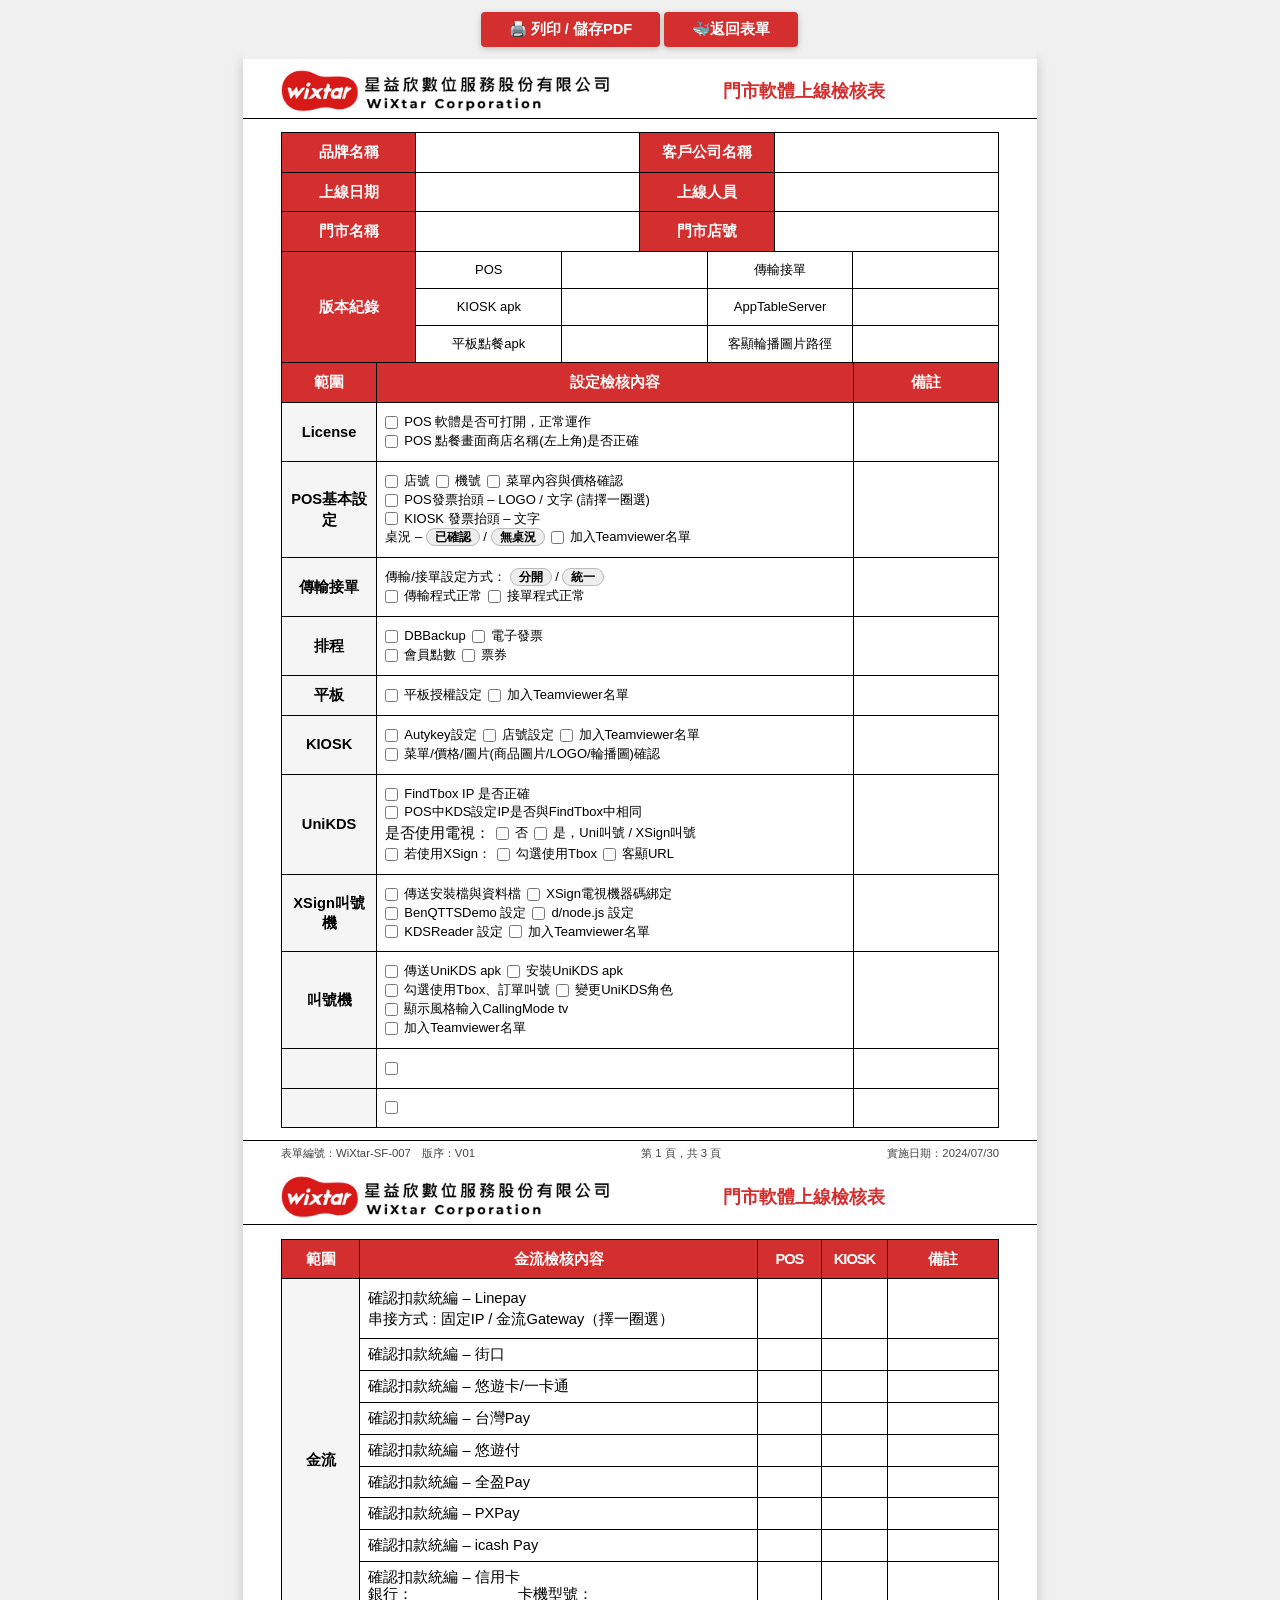
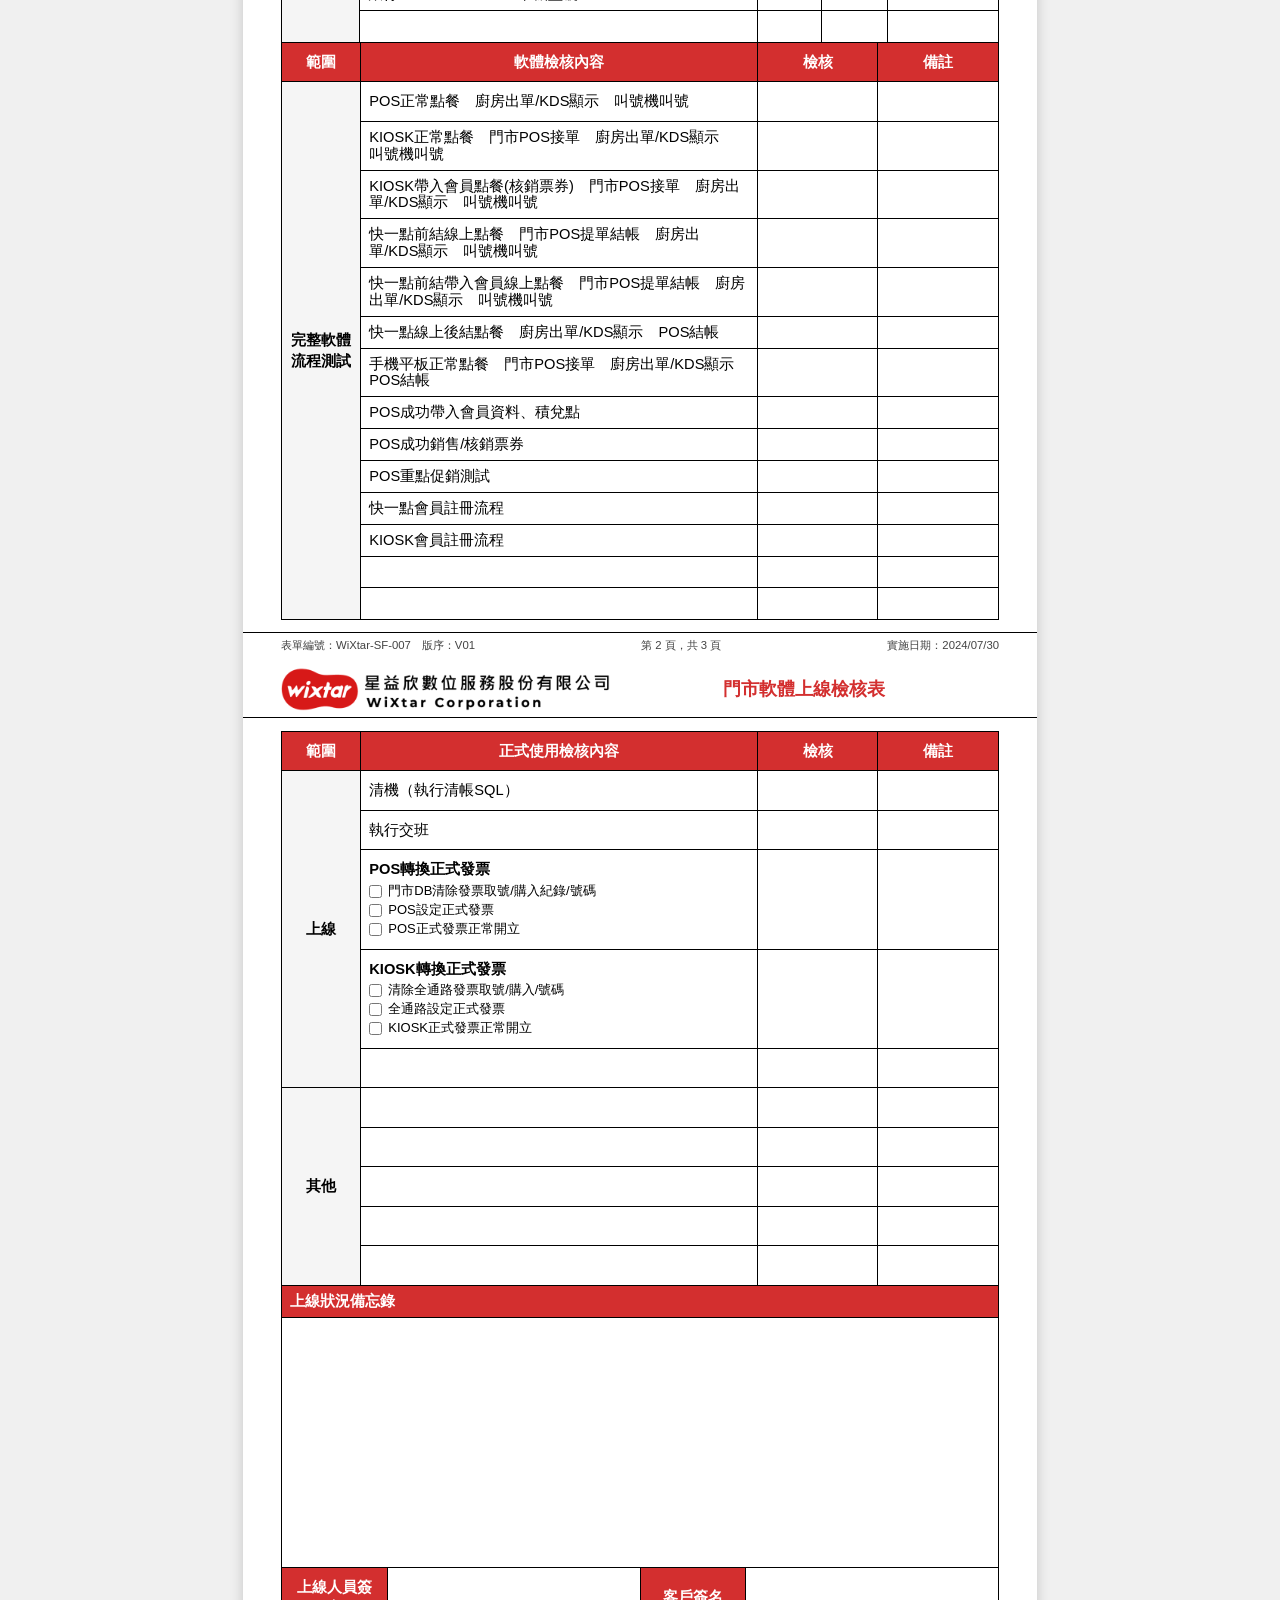
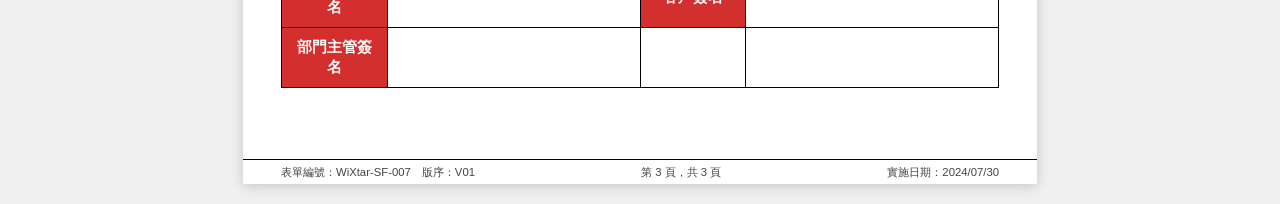
<file: index.html>
<!DOCTYPE html>
<html lang="zh-TW">
<head>
  <meta charset="UTF-8" />
  <meta name="viewport" content="width=device-width, initial-scale=1.0" />
  <title>門市軟體上線檢核表</title>
  <link rel="stylesheet" href="app.css" />
</head>
<body>

<div class="btn-bar">
  <button class="btn btn-print" onclick="window.print()">🖨️ 列印 / 儲存PDF</button>
  <button class="btn btn-forms">🐳返回表單</button>
</div>

<div class="Checklist">

  <!-- ════════════════════════════════
       第一頁：基本資訊 + 版本紀錄 + 設定檢核
       ════════════════════════════════ -->
  <table class="print-container">
    <thead>
      <tr><td>
        <div class="title">
          <img src="./圖片1.png" class="title-icon" />
          <h1>門市軟體上線檢核表</h1>
        </div>
      </td></tr>
    </thead>
    <tfoot>
      <tr><td>
        <footer class="form-footer">
          <div class="footer-left">表單編號：WiXtar-SF-007　版序：V01</div>
          <div class="footer-center">第 1 頁，共 3 頁</div>
          <div class="footer-right">實施日期：2024/07/30</div>
        </footer>
      </td></tr>
    </tfoot>
    <tbody>
      <tr><td>
        <div class="Checklist-table">

          <!-- 基本資訊 -->
          <table>
            <tr>
              <td class="label-cell">品牌名稱</td>
              <td class="content-cell" id="BrandName"></td>
              <td class="label-cell">客戶公司名稱</td>
              <td class="content-cell" id="CompanyName"></td>
            </tr>
            <tr>
              <td class="label-cell">上線日期</td>
              <td class="content-cell" id="date"></td>
              <td class="label-cell">上線人員</td>
              <td class="content-cell" id="personnel"></td>
            </tr>
            <tr>
              <td class="label-cell">門市名稱</td>
              <td class="content-cell" id="StoreName"></td>
              <td class="label-cell">門市店號</td>
              <td class="content-cell" id="StoreNumber"></td>
            </tr>
          </table>

          <!-- 版本紀錄 -->
          <table class="table-v">
            <tr>
              <td class="label" rowspan="3">版本紀錄</td>
              <td class="content-name">POS</td>
              <td class="content-val" id="POSVersion"></td>
              <td class="content-name">傳輸接單</td>
              <td class="content-val" id="TransferSweborderVersion"></td>
            </tr>
            <tr>
              <td class="content-name">KIOSK apk</td>
              <td class="content-val" id="KIOSKVersion"></td>
              <td class="content-name">AppTableServer</td>
              <td class="content-val" id="ApptableVersion"></td>
            </tr>
            <tr>
              <td class="content-name">平板點餐apk</td>
              <td class="content-val" id="orderingApkVersion"></td>
              <td class="content-name">客顯輪播圖片路徑</td>
              <td class="content-val" id="customerDisplayPath"></td>
            </tr>
          </table>

          <!-- 設定檢核 -->
          <table class="item-table">
            <tr class="header-row">
              <td class="scope">範圍</td>
              <td class="detail">設定檢核內容</td>
              <td class="label-cell2">備註</td>
            </tr>
            <tr>
              <td class="POS-header">License</td>
              <td class="POS-content">
                <div class="checkbox-item"><input type="checkbox" id="check1" /><label for="check1">POS 軟體是否可打開，正常運作</label></div>
                <div class="checkbox-item"><input type="checkbox" id="check2" /><label for="check2">POS 點餐畫面商店名稱(左上角)是否正確</label></div>
              </td>
              <td class="empty-cell" contenteditable = "true"></td>
            </tr>
            <tr>
              <td class="POS-header">POS基本設定</td>
              <td class="POS-content">
                <div class="checkbox-item">
                  <input type="checkbox" id="check3" /><label for="check3">店號</label>
                  <input type="checkbox" id="check4" /><label for="check4">機號</label>
                  <input type="checkbox" id="check5" /><label for="check5">菜單內容與價格確認</label>
                </div>
                <div class="checkbox-item"><input type="checkbox" id="check6" /><label for="check6">POS發票抬頭 – LOGO / 文字 (請擇一圈選)</label></div>
                <div class="checkbox-item"><input type="checkbox" id="check7" /><label for="check7">KIOSK 發票抬頭 – 文字</label></div>
                <div class="checkbox-item">
                  <input type="checkbox" id="check8" />
                  <label for="check8">桌況 –
                    <span id="labelConfirmed" class="status-pill">已確認</span> /
                    <span id="labelNoTable" class="status-pill">無桌況</span>
                  </label>
                  <input type="checkbox" id="check9" /><label for="check9">加入Teamviewer名單</label>
                </div>
              </td>
              <td class="empty-cell" contenteditable = "true"></td>
            </tr>
            <tr>
              <td class="POS-header">傳輸接單</td>
              <td class="POS-content">
                <div class="checkbox-item">
                  <input type="checkbox" id="check10" />
                  <label for="check10">傳輸/接單設定方式：
                    <span id="Separate" class="status-pill">分開</span> /
                    <span id="Together" class="status-pill">統一</span>
                  </label>
                </div>
                <div class="checkbox-item">
                  <input type="checkbox" id="check12" /><label for="check12">傳輸程式正常</label>
                  <input type="checkbox" id="check13" /><label for="check13">接單程式正常</label>
                </div>
              </td>
              <td class="empty-cell" contenteditable = "true"></td>
            </tr>
            <tr>
              <td class="POS-header">排程</td>
              <td class="POS-content">
                <div class="checkbox-item">
                  <input type="checkbox" id="check14" /><label for="check14">DBBackup</label>
                  <input type="checkbox" id="check15" /><label for="check15">電子發票</label>
                </div>
                <div class="checkbox-item">
                  <input type="checkbox" id="check16" /><label for="check16">會員點數</label>
                  <input type="checkbox" id="check17" /><label for="check17">票券</label>
                </div>
              </td>
              <td class="empty-cell" contenteditable = "true"></td>
            </tr>
            <tr>
              <td class="POS-header">平板</td>
              <td class="POS-content">
                <div class="checkbox-item">
                  <input type="checkbox" id="check18" /><label for="check18">平板授權設定</label>
                  <input type="checkbox" id="check19" /><label for="check19">加入Teamviewer名單</label>
                </div>
              </td>
              <td class="empty-cell" contenteditable = "true"></td>
            </tr>
            <tr>
              <td class="POS-header">KIOSK</td>
              <td class="POS-content">
                <div class="checkbox-item">
                  <input type="checkbox" id="check20" /><label for="check20">Autykey設定</label>
                  <input type="checkbox" id="check21" /><label for="check21">店號設定</label>
                  <input type="checkbox" id="check22" /><label for="check22">加入Teamviewer名單</label>
                </div>
                <div class="checkbox-item"><input type="checkbox" id="check23" /><label for="check23">菜單/價格/圖片(商品圖片/LOGO/輪播圖)確認</label></div>
              </td>
              <td class="empty-cell" contenteditable = "true"></td>
            </tr>
            <tr>
              <td class="POS-header">UniKDS</td>
              <td class="POS-content">
                <div class="checkbox-item"><input type="checkbox" id="check24" /><label for="check24">FindTbox IP 是否正確</label></div>
                <div class="checkbox-item"><input type="checkbox" id="check25" /><label for="check25">POS中KDS設定IP是否與FindTbox中相同</label></div>
                <div class="checkbox-item">
                  是否使用電視：
                  <input type="checkbox" id="check26" /><label for="check26">否</label>
                  <input type="checkbox" id="check27" /><label for="check27">是，Uni叫號 / XSign叫號</label>
                </div>
                <div class="checkbox-item">
                  <input type="checkbox" id="check28" /><label for="check28">若使用XSign：</label>
                  <input type="checkbox" id="check29" /><label for="check29">勾選使用Tbox</label>
                  <input type="checkbox" id="check30" /><label for="check30">客顯URL</label>
                </div>
              </td>
              <td class="empty-cell" contenteditable = "true"></td>
            </tr>
            <tr>
              <td class="POS-header">XSign叫號機</td>
              <td class="POS-content">
                <div class="checkbox-item">
                  <input type="checkbox" id="check31" /><label for="check31">傳送安裝檔與資料檔</label>
                  <input type="checkbox" id="check32" /><label for="check32">XSign電視機器碼綁定</label>
                </div>
                <div class="checkbox-item">
                  <input type="checkbox" id="check33" /><label for="check33">BenQTTSDemo 設定</label>
                  <input type="checkbox" id="check34" /><label for="check34">d/node.js 設定</label>
                </div>
                <div class="checkbox-item">
                  <input type="checkbox" id="check35" /><label for="check35">KDSReader 設定</label>
                  <input type="checkbox" id="check36" /><label for="check36">加入Teamviewer名單</label>
                </div>
              </td>
              <td class="empty-cell" contenteditable = "true"></td>
            </tr>
            <tr>
              <td class="POS-header">叫號機</td>
              <td class="POS-content">
                <div class="checkbox-item">
                  <input type="checkbox" id="check37" /><label for="check37">傳送UniKDS apk</label>
                  <input type="checkbox" id="check38" /><label for="check38">安裝UniKDS apk</label>
                </div>
                <div class="checkbox-item">
                  <input type="checkbox" id="check39" /><label for="check39">勾選使用Tbox、訂單叫號</label>
                  <input type="checkbox" id="check40" /><label for="check40">變更UniKDS角色</label>
                </div>
                <div class="checkbox-item"><input type="checkbox" id="check41" /><label for="check41">顯示風格輸入CallingMode tv</label></div>
                <div class="checkbox-item"><input type="checkbox" id="check42" /><label for="check42">加入Teamviewer名單</label></div>
              </td>
              <td class="empty-cell" contenteditable = "true"></td>
            </tr>
            <tr>
              <td class="POS-header"></td>
              <td class="POS-content"><div class="checkbox-item"><input type="checkbox" id="check43"  /><label for="check43"></label></div></td>
              <td class="empty-cell" contenteditable = "true"></td>
            </tr>
            <tr>
              <td class="POS-header"></td>
              <td class="POS-content"><div class="checkbox-item"><input type="checkbox" id="check44" /><label for="check44"></label></div></td>
              <td class="empty-cell" contenteditable = "true"></td>
            </tr>
          </table>

        </div>
      </td></tr>
    </tbody>
  </table>


  <!-- ════════════════════════════════
       第二頁：金流檢核 + 軟體流程測試
       ════════════════════════════════ -->
  <table class="print-container page-break-before">
    <thead>
      <tr><td>
        <div class="title">
          <img src="./圖片1.png" class="title-icon" />
          <h1>門市軟體上線檢核表</h1>
        </div>
      </td></tr>
    </thead>
    <tfoot>
      <tr><td>
        <footer class="form-footer">
          <div class="footer-left">表單編號：WiXtar-SF-007　版序：V01</div>
          <div class="footer-center">第 2 頁，共 3 頁</div>
          <div class="footer-right">實施日期：2024/07/30</div>
        </footer>
      </td></tr>
    </tfoot>
    <tbody>
      <tr><td>
        <div class="Checklist-table">

          <!-- 金流檢核 -->
          <table>
            <tr class="header-row">
              <td class="scope-1">範圍</td>
              <td class="detail-1">金流檢核內容</td>
              <td class="label-cell3">POS</td>
              <td class="label-cell3">KIOSK</td>
              <td class="label-cell">備註</td>
            </tr>
            <tr>
              <td class="POS-header" rowspan="10">金流</td>
              <td class="payment-table">
                <div>確認扣款統編 – Linepay</div>
                <div>串接方式 : 固定IP / 金流Gateway（擇一圈選）</div>
              </td>
              <td class="col-check"></td><td class="col-check"></td><td class="empty-cell"></td>
            </tr>
            <tr class="payment-table"><td class="payment-table">確認扣款統編 – 街口</td><td class="col-check"></td><td class="col-check"></td><td class="empty-cell"></td></tr>
            <tr class="payment-table"><td class="payment-table">確認扣款統編 – 悠遊卡/一卡通</td><td class="col-check"></td><td class="col-check"></td><td class="empty-cell"></td></tr>
            <tr class="payment-table"><td class="payment-table">確認扣款統編 – 台灣Pay</td><td class="col-check"></td><td class="col-check"></td><td class="empty-cell"></td></tr>
            <tr class="payment-table"><td class="payment-table">確認扣款統編 – 悠遊付</td><td class="col-check"></td><td class="col-check"></td><td class="empty-cell"></td></tr>
            <tr class="payment-table"><td class="payment-table">確認扣款統編 – 全盈Pay</td><td class="col-check"></td><td class="col-check"></td><td class="empty-cell"></td></tr>
            <tr class="payment-table"><td class="payment-table">確認扣款統編 – PXPay</td><td class="col-check"></td><td class="col-check"></td><td class="empty-cell"></td></tr>
            <tr class="payment-table"><td class="payment-table">確認扣款統編 – icash Pay</td><td class="col-check"></td><td class="col-check"></td><td class="empty-cell"></td></tr>
            <tr class="payment-table">
              <td class="payment-table">
                <div>確認扣款統編 – 信用卡</div>
                <div>銀行：　　　　　　　卡機型號：</div>
              </td>
              <td class="col-check"></td><td class="col-check"></td><td class="empty-cell"></td>
            </tr>
            <tr class="payment-table"><td class="payment-table">&nbsp;</td><td class="col-check"></td><td class="col-check"></td><td class="empty-cell"></td></tr>
          </table>

          <!-- 軟體流程測試 -->
          <table>
            <tr class="header-row">
              <td class="scope">範圍</td>
              <td class="detail">軟體檢核內容</td>
              <td class="label-cell2">檢核</td>
              <td class="label-cell2">備註</td>
            </tr>
            <tr>
              <td class="POS-header" rowspan="14">完整軟體<br>流程測試</td>
              <td class="payment-table">POS正常點餐　廚房出單/KDS顯示　叫號機叫號</td>
              <td class="col-check-wide"></td><td class="empty-cell"></td>
            </tr>
            <tr class="payment-table"><td class="POS-content">KIOSK正常點餐　門市POS接單　廚房出單/KDS顯示　叫號機叫號</td><td class="col-check-wide"></td><td class="empty-cell"></td></tr>
            <tr class="payment-table"><td class="POS-content">KIOSK帶入會員點餐(核銷票券)　門市POS接單　廚房出單/KDS顯示　叫號機叫號</td><td class="col-check-wide"></td><td class="empty-cell"></td></tr>
            <tr class="payment-table"><td class="POS-content">快一點前結線上點餐　門市POS提單結帳　廚房出單/KDS顯示　叫號機叫號</td><td class="col-check-wide"></td><td class="empty-cell"></td></tr>
            <tr class="payment-table"><td class="POS-content">快一點前結帶入會員線上點餐　門市POS提單結帳　廚房出單/KDS顯示　叫號機叫號</td><td class="col-check-wide"></td><td class="empty-cell"></td></tr>
            <tr class="payment-table"><td class="POS-content">快一點線上後結點餐　廚房出單/KDS顯示　POS結帳</td><td class="col-check-wide"></td><td class="empty-cell"></td></tr>
            <tr class="payment-table"><td class="POS-content">手機平板正常點餐　門市POS接單　廚房出單/KDS顯示　POS結帳</td><td class="col-check-wide"></td><td class="empty-cell"></td></tr>
            <tr class="payment-table"><td class="POS-content">POS成功帶入會員資料、積兌點</td><td class="col-check-wide"></td><td class="empty-cell"></td></tr>
            <tr class="payment-table"><td class="POS-content">POS成功銷售/核銷票券</td><td class="col-check-wide"></td><td class="empty-cell"></td></tr>
            <tr class="payment-table"><td class="POS-content">POS重點促銷測試</td><td class="col-check-wide"></td><td class="empty-cell"></td></tr>
            <tr class="payment-table"><td class="POS-content">快一點會員註冊流程</td><td class="col-check-wide"></td><td class="empty-cell"></td></tr>
            <tr class="payment-table"><td class="POS-content">KIOSK會員註冊流程</td><td class="col-check-wide"></td><td class="empty-cell"></td></tr>
            <tr class="payment-table"><td class="POS-content">&nbsp;</td><td class="col-check-wide"></td><td class="empty-cell"></td></tr>
            <tr class="payment-table"><td class="POS-content">&nbsp;</td><td class="col-check-wide"></td><td class="empty-cell"></td></tr>
          </table>

        </div>
      </td></tr>
    </tbody>
  </table>


  <!-- ════════════════════════════════
       第三頁：正式使用檢核 + 備忘錄 + 簽名
       ════════════════════════════════ -->
  <table class="print-container page-break-before">
    <thead>
      <tr><td>
        <div class="title">
          <img src="./圖片1.png" class="title-icon" />
          <h1>門市軟體上線檢核表</h1>
        </div>
      </td></tr>
    </thead>
    <tfoot>
      <tr><td>
        <footer class="form-footer">
          <div class="footer-left">表單編號：WiXtar-SF-007　版序：V01</div>
          <div class="footer-center">第 3 頁，共 3 頁</div>
          <div class="footer-right">實施日期：2024/07/30</div>
        </footer>
      </td></tr>
    </tfoot>
    <tbody>
      <tr><td>
        <div class="Checklist-table">

          <!-- 正式使用檢核 -->
          <table>
            <tr class="header-row">
              <td class="scope">範圍</td>
              <td class="detail">正式使用檢核內容</td>
              <td class="label-cell2">檢核</td>
              <td class="label-cell2">備註</td>
            </tr>
            <tr>
              <td class="POS-header" rowspan="5">上線</td>
              <td class="POS-content">清機（執行清帳SQL）</td>
              <td class="col-check-wide"></td><td class="empty-cell"></td>
            </tr>
            <tr>
              <td class="POS-content">執行交班</td>
              <td class="col-check-wide"></td><td class="empty-cell"></td>
            </tr>
            <tr>
              <td class="POS-content">
                <div style="font-weight:bold;margin-bottom:3px;">POS轉換正式發票</div>
                <div class="checkbox-item"><input type="checkbox" id="check45" /><label for="check45">門市DB清除發票取號/購入紀錄/號碼</label></div>
                <div class="checkbox-item"><input type="checkbox" id="check46" /><label for="check46">POS設定正式發票</label></div>
                <div class="checkbox-item"><input type="checkbox" id="check47" /><label for="check47">POS正式發票正常開立</label></div>
              </td>
              <td class="col-check-wide"></td><td class="empty-cell"></td>
            </tr>
            <tr>
              <td class="POS-content">
                <div style="font-weight:bold;margin-bottom:3px;">KIOSK轉換正式發票</div>
                <div class="checkbox-item"><input type="checkbox" id="check48" /><label for="check48">清除全通路發票取號/購入/號碼</label></div>
                <div class="checkbox-item"><input type="checkbox" id="check49" /><label for="check49">全通路設定正式發票</label></div>
                <div class="checkbox-item"><input type="checkbox" id="check50" /><label for="check50">KIOSK正式發票正常開立</label></div>
              </td>
              <td class="col-check-wide"></td><td class="empty-cell"></td>
            </tr>
            <tr><td class="POS-content">&nbsp;</td><td class="col-check-wide"></td><td class="empty-cell"></td></tr>
            <tr>
              <td class="POS-header" rowspan="5">其他</td>
              <td class="POS-content">&nbsp;</td><td class="col-check-wide"></td><td class="empty-cell"></td>
            </tr>
            <tr><td class="POS-content">&nbsp;</td><td class="col-check-wide"></td><td class="empty-cell"></td></tr>
            <tr><td class="POS-content">&nbsp;</td><td class="col-check-wide"></td><td class="empty-cell"></td></tr>
            <tr><td class="POS-content">&nbsp;</td><td class="col-check-wide"></td><td class="empty-cell"></td></tr>
            <tr><td class="POS-content">&nbsp;</td><td class="col-check-wide"></td><td class="empty-cell"></td></tr>
          </table>

          <!-- 上線狀況備忘錄 -->
          <table>
            <tr>
              <td class="scope" colspan="4" style="text-align:left;padding:5px 8px;">上線狀況備忘錄</td>
            </tr>
            <tr>
              <td colspan="4" style="height:250px;vertical-align:top;">&nbsp;</td>
            </tr>
          </table>

          <!-- 簽名區 -->
          <table class="sig-table">
            <tr>
              <td class="label-cell sig-label">上線人員簽名</td>
              <td class="sig-value"></td>
              <td class="label-cell sig-label">客戶簽名</td>
              <td class="sig-value"></td>
            </tr>
            <tr>
              <td class="label-cell sig-label">部門主管簽名</td>
              <td class="sig-value"></td>
              <td></td>
              <td></td>
            </tr>
            <tr>
              <td colspan="4" style="height:60px;vertical-align:top; border: none !important;">&nbsp;</td>
            </tr>
          </table>

        </div>
      </td></tr>
    </tbody>
  </table>

  <script src="./pageB.js"></script>
</div>

</body>
</html>
</file>
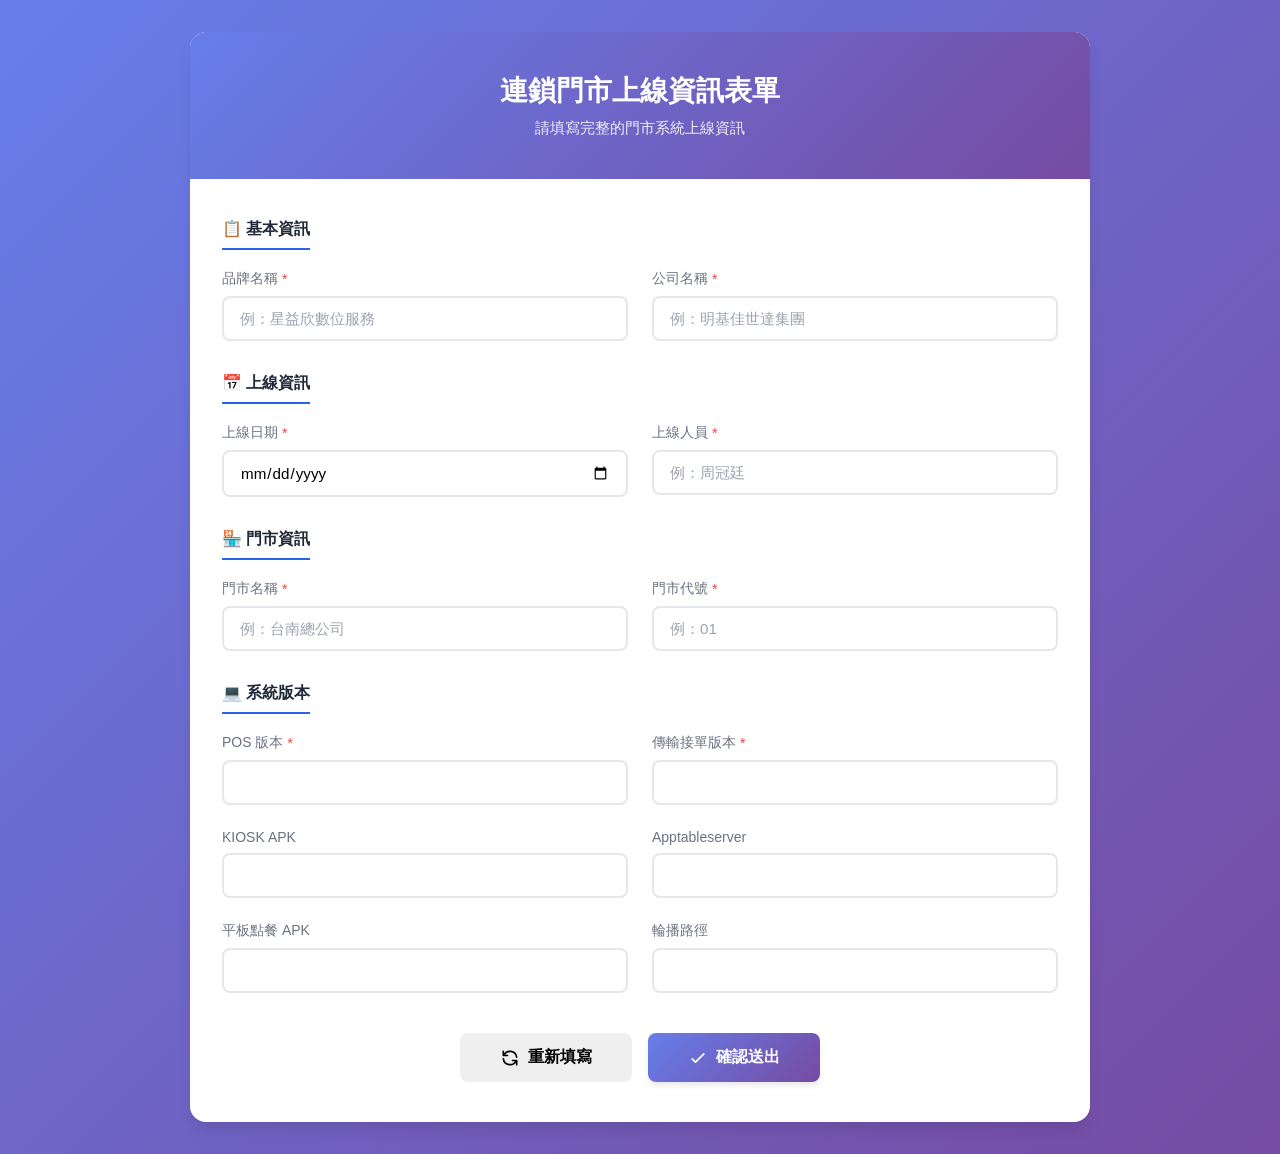
<file: Form.html>
<!DOCTYPE html>
<html lang="en">
<head>
    <meta charset="UTF-8">
    <meta name="viewport" content="width=device-width, initial-scale=1.0">
    <title>送 JSON 到後端</title>
    <link rel="stylesheet" href="./Form.css" />
</head>
<body>
<div class="container">
        <div class="header">
            <h1>連鎖門市上線資訊表單</h1>
            <p>請填寫完整的門市系統上線資訊</p>
        </div>

        <div class="form-content">
            <form id="onlineForm">
                <!-- 基本資訊 -->
                <div class="section">
                    <div class="section-title">📋 基本資訊</div>
                    <div class="form-grid">
                        <div class="form-group">
                            <label for="BrandName">品牌名稱 <span class="required">*</span></label>
                            <input type="text" id="BrandName" placeholder="例：星益欣數位服務" required>
                        </div>
                        <div class="form-group">
                            <label for="CompanyName">公司名稱 <span class="required">*</span></label>
                            <input type="text" id="CompanyName" placeholder="例：明基佳世達集團" required>
                        </div>
                    </div>
                </div>

                <!-- 上線資訊 -->
                <div class="section">
                    <div class="section-title">📅 上線資訊</div>
                    <div class="form-grid">
                        <div class="form-group">
                            <label for="date">上線日期 <span class="required">*</span></label>
                            <input type="date" id="date" required>
                        </div>
                        <div class="form-group">
                            <label for="personnel">上線人員 <span class="required">*</span></label>
                            <input type="text" id="personnel" placeholder="例：周冠廷" required>
                        </div>
                    </div>
                </div>

                <!-- 門市資訊 -->
                <div class="section">
                    <div class="section-title">🏪 門市資訊</div>
                    <div class="form-grid">
                        <div class="form-group">
                            <label for="StoreName">門市名稱 <span class="required">*</span></label>
                            <input type="text" id="StoreName" placeholder="例：台南總公司" required>
                        </div>
                        <div class="form-group">
                            <label for="StoreNumber">門市代號 <span class="required">*</span></label>
                            <input type="text" id="StoreNumber" placeholder="例：01" required>
                        </div>
                    </div>
                </div>

                <!-- 系統版本 -->
                <div class="section">
                    <div class="section-title">💻 系統版本</div>
                    <div class="form-grid">
                        <div class="form-group">
                            <label for="POSVersion">POS 版本 <span class="required">*</span></label>
                            <input type="text" id="POSVersion" placeholder="" required>
                        </div>
                        <div class="form-group">
                            <label for="TransferS&weborderVersion">傳輸接單版本 <span class="required">*</span></label>
                            <input type="text" id="TransferS&weborderVersion" placeholder="" required>
                        </div>
                        <div class="form-group">
                            <label for="KIOSKVersion">KIOSK APK</label>
                            <input type="text" id="KIOSKVersion" placeholder="">
                        </div>
                        <div class="form-group">
                            <label for="ApptableVersion">Apptableserver</label>
                            <input type="text" id="ApptableVersion" placeholder="">
                        </div>
                        <div class="form-group">
                            <label for="orderingApkVersion">平板點餐 APK</label>
                            <input type="text" id="orderingApkVersion" placeholder="">
                        </div>
                        <div class="form-group">
                            <label for="customerDisplayPath">輪播路徑</label>
                            <input type="text" id="customerDisplayPath" placeholder="">
                        </div>
                    </div>
                </div>

                <!--License-->

                <!--POS基本設定-->

                <!--傳輸接單-->

                <!--排程-->

                <!--平板-->

                <!--KIOSK-->

                <!--UniKDS-->

                <!--XSign叫號機-->

                <!--Uni叫號機-->

                <!-- 按鈕區 -->
                <div class="button-container">
                    <button type="button" class="button button-Claerdata" onclick="resetForm()">
                        <svg class="icon" fill="none" stroke="currentColor" viewBox="0 0 24 24">
                            <path stroke-linecap="round" stroke-linejoin="round" stroke-width="2" d="M4 4v5h.582m15.356 2A8.001 8.001 0 004.582 9m0 0H9m11 11v-5h-.581m0 0a8.003 8.003 0 01-15.357-2m15.357 2H15"></path>
                        </svg>
                        重新填寫
                    </button>
                    <button type="submit" class="button button-Senddata" id="submitBtn">
                        <svg class="icon" fill="none" stroke="currentColor" viewBox="0 0 24 24">
                            <path stroke-linecap="round" stroke-linejoin="round" stroke-width="2" d="M5 13l4 4L19 7"></path>
                        </svg>
                        確認送出
                    </button>
                </div>
            </form>
        </div>
    </div>

    <script src="./pageA.js"></script>
</body>
</html>
</file>
<file: app.css>
/* ========== Reset ========== */
* {
  box-sizing: border-box;
  margin: 0;
  padding: 0;
}

body {
  font-family: "Microsoft JhengHei", "PingFang TC", "Noto Sans TC", sans-serif;
  font-size: 11pt;
  background: #f0f0f0;
  display: flex;
  flex-direction: column;
  align-items: center;
  min-height: 100vh;
}

/* ========== 列印按鈕（最上方，列印時隱藏） ========== */
.btn-bar {
  width: 210mm;
  text-align: center;
  padding: 12px 0;
  background: #f0f0f0;
  position: sticky;
  top: 0;
  z-index: 100;
}

.btn-print , .btn-forms{
  padding: 8px 28px;
  background: #d32f2f;
  color: #fff;
  border: none;
  border-radius: 4px;
  font-size: 11pt;
  font-weight: bold;
  cursor: pointer;
  font-family: inherit;
  box-shadow: 0 2px 6px rgba(0,0,0,0.2);
}

.btn-print:hover {
  background: #b71c1c;
}

/* ========== 主容器 ========== */
.Checklist {
  width: 210mm;
  background: #fff;
  box-shadow: 0 2px 12px rgba(0, 0, 0, 0.18);
  margin-bottom: 20px;
}

/* ========== 分頁（螢幕預覽用虛線間隔） ========== */
.page-break-before {
  border-top: 2px dashed #bbb;
  margin-top: 0;
}

/* ========== 列印大框架表格 ========== */
.print-container {
  width: 100%;
  border-collapse: collapse;
  border: none;
}

/* thead / tfoot 外框儲存格不顯示邊框 */
.print-container > thead > tr > td,
.print-container > tfoot > tr > td,
.print-container > tbody > tr > td {
  border: none !important;
  padding: 0;
}

/* ========== 頁首樣式 ========== */
.title {
  display: flex;
  align-items: center;
  justify-content: space-between;
  padding: 10px 10mm 6px 10mm;
  border-bottom: 1px solid #000000;
}

.title h1 {
  font-size: 18px;
  font-weight: bold;
  color: #d32f2f;
  margin: 0;
  flex: 1;
  text-align: center;
}

.title-icon {
  width: 87mm;
  height: 11.4mm;
  object-fit: contain;
}

/* ========== 頁尾樣式 ========== */
.form-footer {
  display: flex;
  justify-content: space-between;
  align-items: center;
  padding: 5px 10mm;
  border-top: 1px solid #000000;
  font-size: 8.5pt;
  color: #444;
}

/* ========== 主內容區域 ========== */
.Checklist-table {
  padding: 3.5mm 10mm;
}

/* ========== 所有內容表格共用 ========== */
table {
  width: 100%;
  border-collapse: collapse;
  font-family: inherit;
  margin-bottom: -1px;
}

.Checklist-table table td {
  border: 1px solid #000;
  padding: 9px 8px;           
  vertical-align: middle;
  line-height: 1.4;
}



/* ========== 紅色表頭 ========== */
.label-cell, .label, .scope , .scope-1, .detail, .detail-1 ,.label-cell2 , .label-cell3 ,.label-cell4{
  background-color: #d32f2f !important;
  color: white !important;
  font-weight: bold;
  text-align: center;
}

/* ========== 欄寬設定 ========== */
.label-cell   { width: 31.5mm; }
.content-cell { width: 52.5mm; text-align: center; }
.label        { width: 29.1mm; }
.content      { width: 33mm;   font-size: 13px; }
.scope        { width: 20mm; }
.scope-1      { width: 22mm;}
.detail       { width: 100mm; }
.detail-1     { width: 111.5mm;}
.label-cell2,
.empty-cell   { width: 30.4mm; }
.POS-header   { width: 20mm; font-weight: bold; text-align: center; background-color: #f5f5f5; }
.POS-content  { text-align: left; }
.content-name { width: 31.5mm; font-size: 13px; text-align: center; }
.content-val  { width: 31.5mm; text-align: center; }

/* ========== 頁間隔（跨頁區塊上方留白） ========== */
.section-gap-page {
  margin-top: 4px;
}

/* ========== 金流檢核：POS / KIOSK 檢核欄 ========== */
.col-check {
  width: 18mm;
  text-align: center;
  vertical-align: middle;
}

tr.payment-table  td{
  padding: 7px 8px !important; 
  line-height: 1.15 !important;
}

.label-cell3 {
   padding: 9px 0px !important;
   letter-spacing: -1px !important;
}

/* ========== 軟體/正式使用：單一檢核欄 ========== */
.col-check-wide {
  width: 22mm;
  text-align: center;
  vertical-align: middle;
}

/* ========== 簽名區 ========== */
.sig-table td {
  border: 1px solid #000;
  padding: 5px 0px;
  vertical-align: middle;
}
.sig-label {
  background-color: #d32f2f !important;
  color: white !important;
  font-weight: bold;
  text-align: center;
  width: 28mm;
}
.sig-value {
  height: 12mm;
  min-width: 50mm;
}
.sig-spacer {
  width: 8mm;
  border: none !important;
  background: transparent !important;
}

/* ========== Checkbox 排列 ========== */
.checkbox-item {
  display: flex;
  align-items: center;
  flex-wrap: wrap;
  gap: 2px 6px;
  margin: 2px 0;
}

.checkbox-item input[type="checkbox"] {
  width: 13px;
  height: 13px;
  cursor: pointer;
  flex-shrink: 0;
}

.checkbox-item label {
  font-size: 13px;
  cursor: pointer;
  line-height: 1.3;
}

/* ========== 狀態 Pill ========== */
.status-pill {
  border-radius: 50px;
  font-size: 12px;
  font-weight: bold;
  padding: 1px 8px;
  transition: all 0.2s ease;
  color: #000;
  background-color: #eee;
  border: 1px solid #bbb;
  cursor: pointer;
  user-select: none;
}

.active-confirmed,
.active-notable,
.active-Separate,
.active-Together {
  color: white !important;
  background-color: #d32f2f !important;
  border-color: #d32f2f !important;
  box-shadow: 0 0 6px rgba(211, 47, 47, 0.5);
}

/* 隱藏被 status-pill 取代的 checkbox */
#check8, #check10 {
  display: none;
}

/* ========== 列印設定 ========== */
@media print {
  body, html {
    display: block !important;
    background: none;
    margin: 0;
    padding: 0;
  }

  .btn-bar {
    display: none !important;
  }

  .Checklist {
    width: 100%;
    box-shadow: none;
    margin: 0;
  }

  .print-container {
    display: table !important;
  }

  thead {
    display: table-header-group !important;
  }

  tfoot {
    display: table-footer-group !important;
  }

  tr {
    page-break-inside: avoid;
  }

  .page-break-before {
    border-top: none;
    page-break-before: always;
    break-before: page;
  }

  * {
    -webkit-print-color-adjust: exact !important;
    print-color-adjust: exact !important;
  }

  @page {
    size: A4;
    margin: 10mm;
  }
}

/* ========== 修訂紀錄 ==========
  20260212 V01
    1. CSS 調整
    2. 新增主容器定義
    3. 調整頁尾列印樣式
    4. 調整 CSS 名稱錯誤問題

  20260303 V02
    1. 列印按鈕移至頁面最上方（sticky）
    2. 移除 form-footer position:absolute/fixed，改由 tfoot 控制
    3. 全面整合樣式，移除重複定義
    4. 頁首頁尾改由 thead/tfoot 每頁自動重複
    5. 新增列印功能按鈕

  20260303 V03
    1. 手動調整三個區塊列高
       - 所有列：padding 6px 8px、line-height 1.85
       - .label 欄寬調整為 29.1mm
       - .empty-cell / .label-cell2 調整為 30.4mm

  20260303 V04
    1. 新增第二頁：金流檢核、軟體流程測試
    2. 新增第三頁：正式使用檢核、備忘錄、簽名區
    3. 新增 .col-check / .col-check-wide / .sig-table 等 class
    4. 顏色統一為 #d32f2f 紅色主題

  20260304 V01
    1.修正列印時分頁問題
    2.頁尾調整
    3.調整備忘錄、金流、軟體流程padding大小

  20260305 V01
    1.將備註欄位變成可輸入文字(在td標籤加入contenteditable = "true")
================================= */
</file>
<file: Form.css>
* {
            margin: 0;
            padding: 0;
            box-sizing: border-box;
        }

        :root {
            --primary: #2563eb;
            --primary-dark: #1e40af;
            --primary-light: #dbeafe;
            --success: #10b981;
            --text-primary: #1f2937;
            --text-secondary: #6b7280;
            --border: #e5e7eb;
            --background: #f9fafb;
            --card-bg: #ffffff;
            --shadow-sm: 0 1px 2px 0 rgba(0, 0, 0, 0.05);
            --shadow-md: 0 4px 6px -1px rgba(0, 0, 0, 0.1);
            --shadow-lg: 0 10px 15px -3px rgba(0, 0, 0, 0.1);
        }

        body {
            font-family: 'Noto Sans TC', sans-serif;
            background: linear-gradient(135deg, #667eea 0%, #764ba2 100%);
            min-height: 100vh;
            padding: 2rem 1rem;
            display: flex;
            justify-content: center;
            align-items: center;
        }

        .container {
            max-width: 900px;
            width: 100%;
            background: var(--card-bg);
            border-radius: 16px;
            box-shadow: var(--shadow-lg);
            overflow: hidden;
            animation: slideUp 0.5s ease-out;
        }

        @keyframes slideUp {
            from {
                opacity: 0;
                transform: translateY(20px);
            }
            to {
                opacity: 1;
                transform: translateY(0);
            }
        }

        .header {
            background: linear-gradient(135deg, #667eea 0%, #764ba2 100%);
            color: white;
            padding: 2.5rem 2rem;
            text-align: center;
        }

        .header h1 {
            font-size: 1.75rem;
            font-weight: 700;
            margin-bottom: 0.5rem;
        }

        .header p {
            font-size: 0.95rem;
            opacity: 0.9;
        }

        .form-content {
            padding: 2.5rem 2rem;
        }

        .section {
            margin-bottom: 2rem;
        }

        .section-title {
            font-size: 1rem;
            font-weight: 600;
            color: var(--text-primary);
            margin-bottom: 1.25rem;
            padding-bottom: 0.5rem;
            border-bottom: 2px solid var(--primary);
            display: inline-block;
        }

        .form-grid {
            display: grid;
            grid-template-columns: repeat(auto-fit, minmax(280px, 1fr));
            gap: 1.5rem;
        }

        .form-group {
            display: flex;
            flex-direction: column;
            gap: 0.5rem;
        }

        .form-group label {
            font-size: 0.875rem;
            font-weight: 500;
            color: var(--text-secondary);
            display: flex;
            align-items: center;
            gap: 0.25rem;
        }

        .form-group label .required {
            color: #ef4444;
        }

        .form-group input {
            padding: 0.75rem 1rem;
            font-size: 0.95rem;
            border: 2px solid var(--border);
            border-radius: 8px;
            transition: all 0.2s ease;
            font-family: 'Noto Sans TC', sans-serif;
            background: white;
        }

        .form-group input:focus {
            outline: none;
            border-color: var(--primary);
            box-shadow: 0 0 0 3px var(--primary-light);
        }

        .form-group input::placeholder {
            color: #9ca3af;
        }

        .form-group input:hover {
            border-color: #d1d5db;
        }

        .button-container {
            margin-top: 2.5rem;
            display: flex;
            justify-content: center;
            gap: 1rem;
        }

        .button {
            padding: 0.875rem 2.5rem;
            font-size: 1rem;
            font-weight: 600;
            border: none;
            border-radius: 8px;
            cursor: pointer;
            transition: all 0.3s ease;
            font-family: 'Noto Sans TC', sans-serif;
            display: inline-flex;
            align-items: center;
            gap: 0.5rem;
        }

        .button-Senddata {
            background: linear-gradient(135deg, #667eea 0%, #764ba2 100%);
            color: white;
            box-shadow: var(--shadow-md);
        }

        .button-Senddata:hover {
            transform: translateY(-2px);
            box-shadow: var(--shadow-lg);
        }

        .button-Senddata:active {
            transform: translateY(0);
        }

        .button-Cleardata {
            background: white;
            color: var(--text-primary);
            border: 2px solid var(--border);
        }

        .button-Cleardata:hover {
            background: var(--background);
        }

        .icon {
            width: 20px;
            height: 20px;
        }

        /* 表單驗證樣式 */
        .form-group input.error {
            border-color: #ef4444;
        }

        .form-group input.success {
            border-color: var(--success);
        }

        .error-message {
            color: #ef4444;
            font-size: 0.8rem;
            margin-top: 0.25rem;
        }

        /* 響應式設計 */
        @media (max-width: 768px) {
            .form-grid {
                grid-template-columns: 1fr;
            }

            .header h1 {
                font-size: 1.5rem;
            }

            .form-content {
                padding: 1.5rem 1rem;
            }

            .button-container {
                flex-direction: column;
            }

            .button {
                width: 100%;
            }
        }

        /* 載入動畫 */
        .loading {
            display: inline-block;
            width: 16px;
            height: 16px;
            border: 2px solid rgba(255, 255, 255, 0.3);
            border-radius: 50%;
            border-top-color: white;
            animation: spin 0.8s linear infinite;
        }

        @keyframes spin {
            to { transform: rotate(360deg); }
        }

        .toast {
            position: fixed;
            top: 20px;
            right: 20px;
            background: var(--success);
            color: white;
            padding: 1rem 1.5rem;
            border-radius: 8px;
            box-shadow: var(--shadow-lg);
            animation: slideIn 0.3s ease-out;
            z-index: 1000;
        }

        @keyframes slideIn {
            from {
                opacity: 0;
                transform: translateX(100px);
            }
            to {
                opacity: 1;
                transform: translateX(0);
            }
        }
</file>
